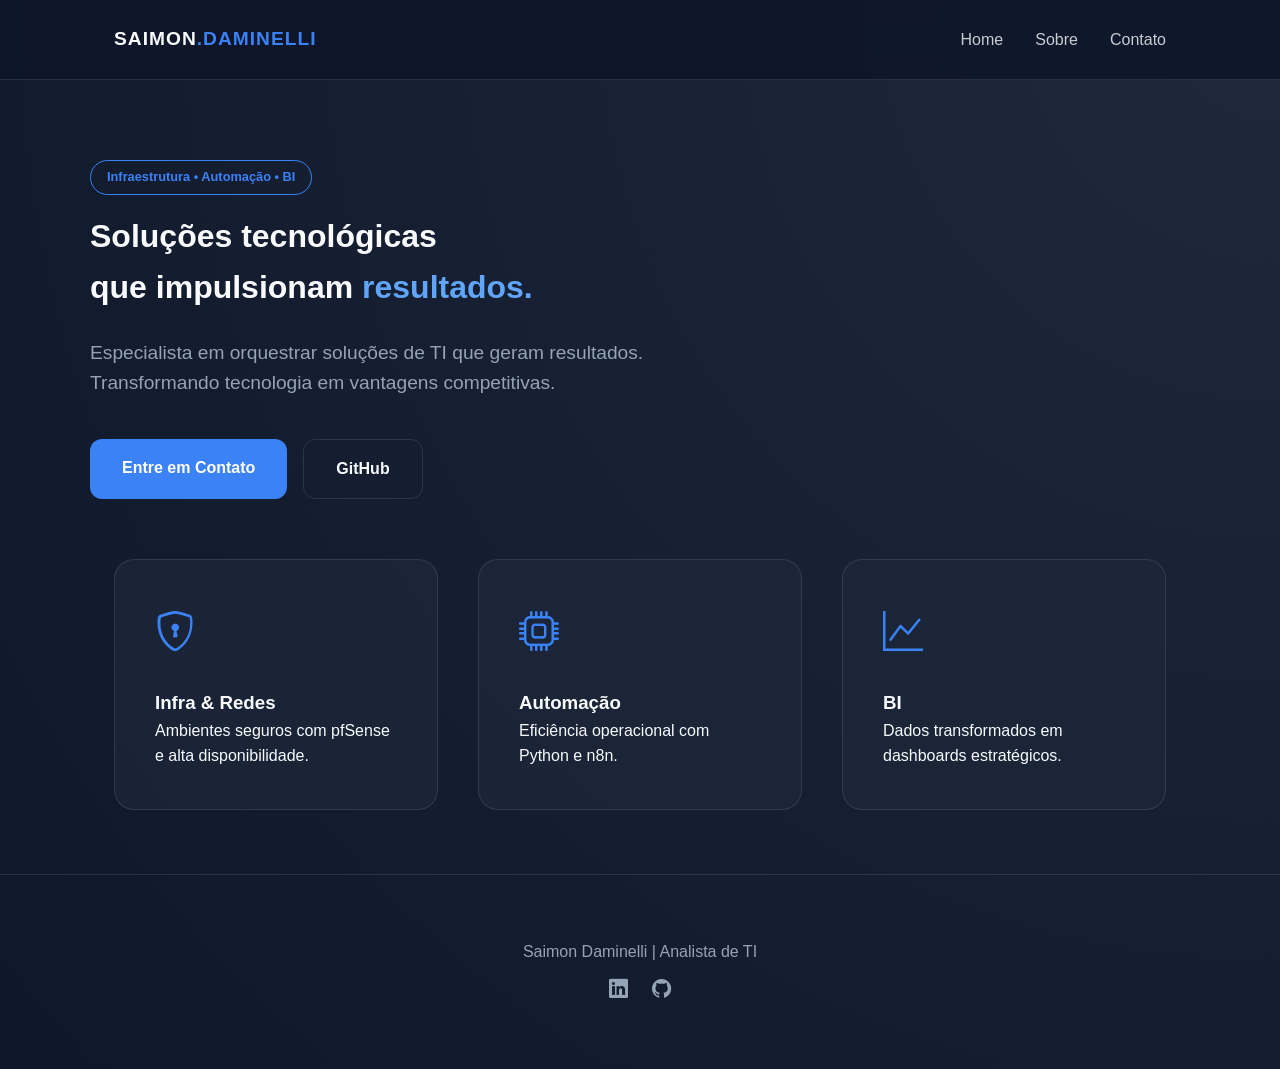
<file: index.html>
<!DOCTYPE html>
<html lang="pt-BR">
<head>
    <meta charset="UTF-8">
    <meta name="viewport" content="width=device-width, initial-scale=1.0">
    <title>Saimon Daminelli | Analista de TI</title>
    <link rel="stylesheet" href="https://cdn.jsdelivr.net/npm/bootstrap-icons@1.10.5/font/bootstrap-icons.css">
    <link rel="stylesheet" href="style.css">
</head>
<body>
    <nav>
    <div class="container nav-content">
        <a href="index.html" class="logo" style="text-decoration: none; color: inherit;">SAIMON<span>.DAMINELLI</span></a>
        <div class="menu-toggle" id="mobile-menu"><i class="bi bi-list"></i></div>
        <ul class="nav-links">
            <li><a href="index.html">Home</a></li>
            <li><a href="about.html">Sobre</a></li>
            <li><a href="contact.html">Contato</a></li>
        </ul>
    </div>
</nav>
    <header class="hero container">
        <span class="skill-tag-hero">Infraestrutura • Automação • BI</span>
        <h1>Soluções tecnológicas <br>que impulsionam <span class="highlight">resultados.</span></h1>
        <p class="hero-subtitle">Especialista em orquestrar soluções de TI que geram resultados. Transformando tecnologia em vantagens competitivas.</p>
        <div class="hero-btns">
            <a href="contact.html" class="btn">Entre em Contato</a>
            <a href="https://github.com/SaimonFDaminelli" target="_blank" class="btn btn-outline">GitHub</a>
        </div>
    </header>

    <main class="container">
        <div class="grid">
            <div class="glass-card">
                <i class="bi bi-shield-lock icon-box"></i>
                <h3>Infra & Redes</h3>
                <p>Ambientes seguros com pfSense e alta disponibilidade.</p>
            </div>
            <div class="glass-card">
                <i class="bi bi-cpu icon-box"></i>
                <h3>Automação</h3>
                <p>Eficiência operacional com Python e n8n.</p>
            </div>
            <div class="glass-card">
                <i class="bi bi-graph-up icon-box"></i>
                <h3>BI</h3>
                <p>Dados transformados em dashboards estratégicos.</p>
            </div>
        </div>
    </main>

<footer>
    <div class="container">
        <p>Saimon Daminelli | Analista de TI</p>
        <div style="margin-top: 10px;">
            <a href="https://www.linkedin.com/in/saimondaminelli/" target="_blank" style="color: inherit; margin: 0 10px; font-size: 1.2rem;"><i class="bi bi-linkedin"></i></a>
            <a href="https://github.com/SaimonFDaminelli" target="_blank" style="color: inherit; margin: 0 10px; font-size: 1.2rem;"><i class="bi bi-github"></i></a>
        </div>
    </div>
</footer>

    <script src="script.js"></script>
</body>
</html>
</file>
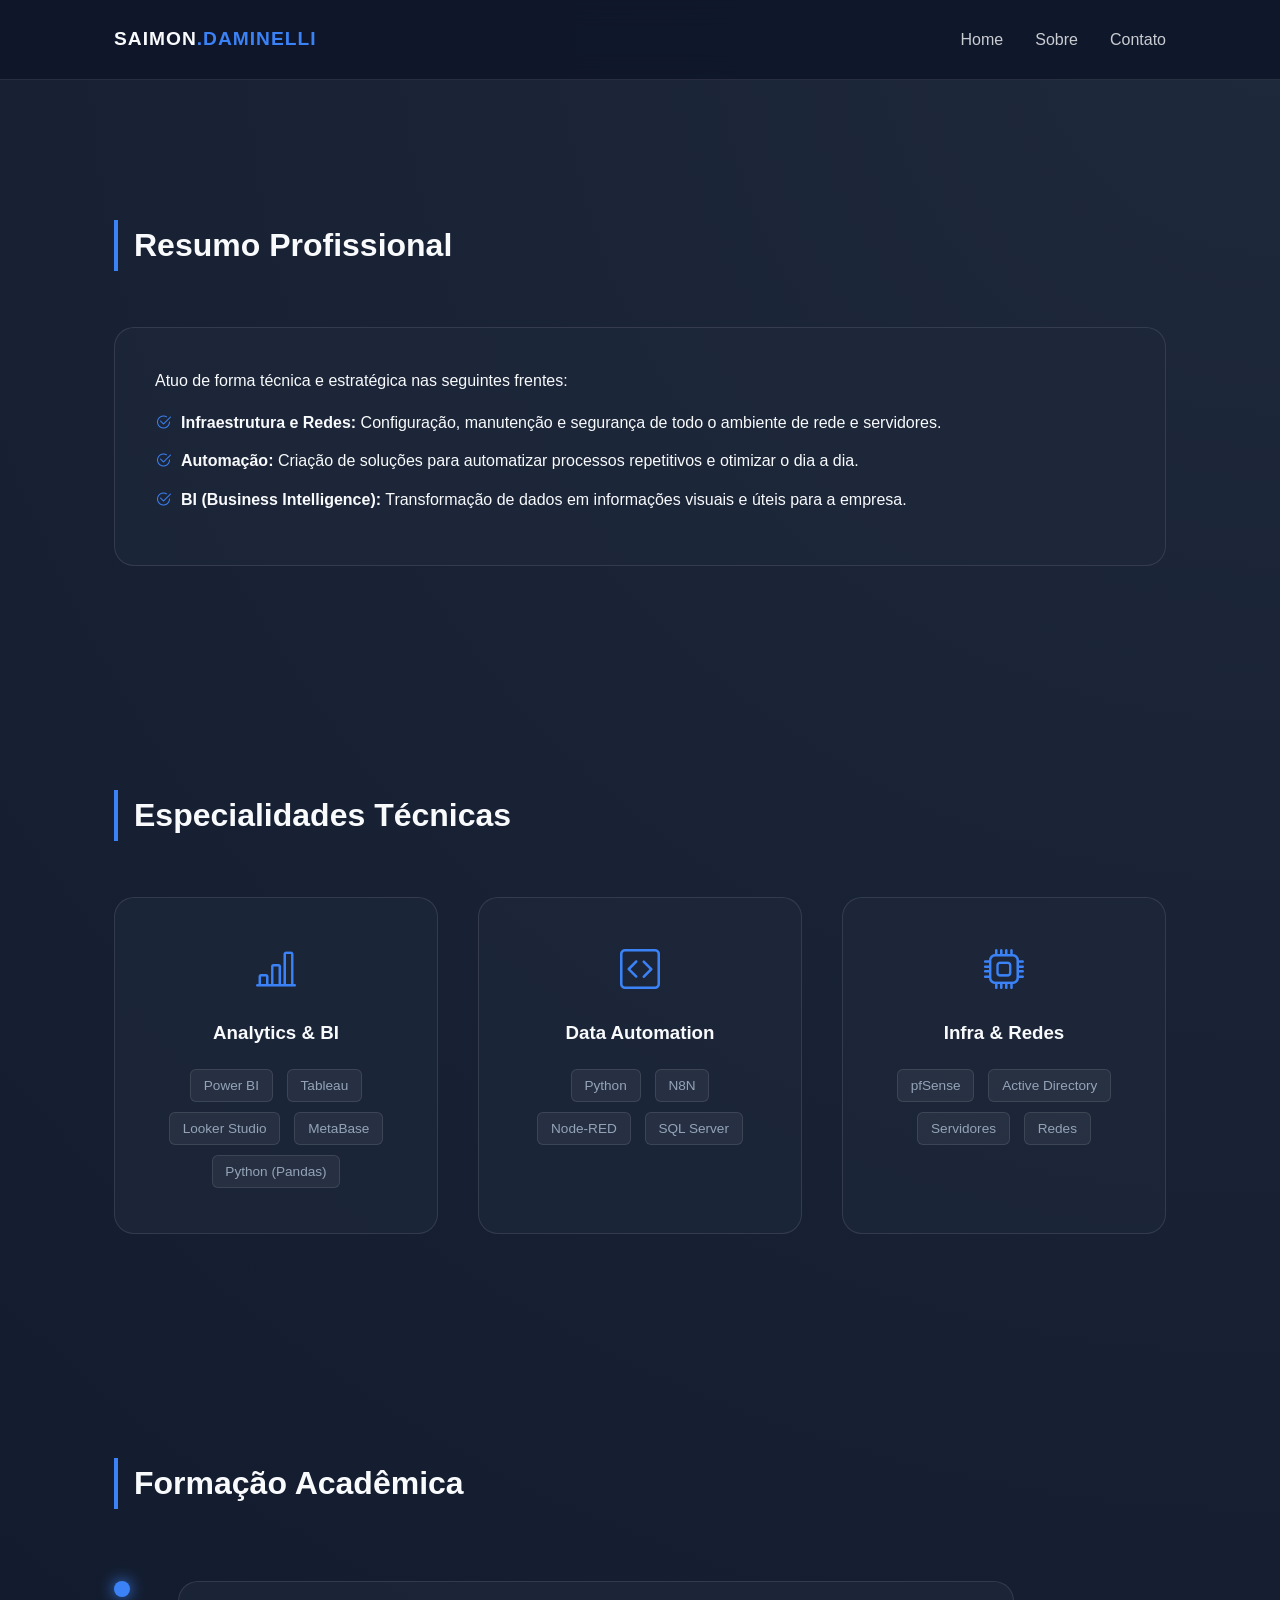
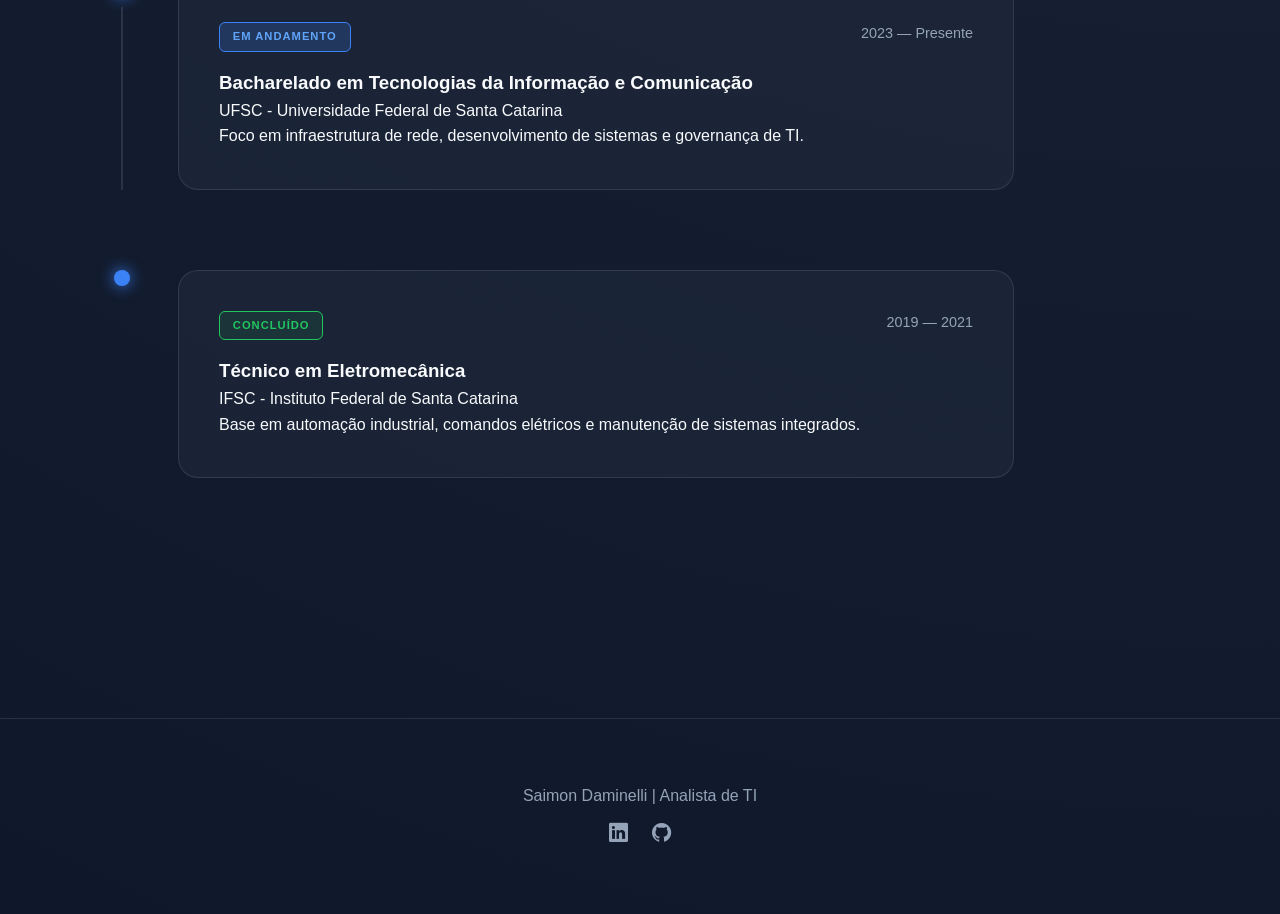
<file: about.html>
<!DOCTYPE html>
<html lang="pt-BR">
<head>
    <meta charset="UTF-8">
    <meta name="viewport" content="width=device-width, initial-scale=1.0">
    <title>Sobre | Saimon Daminelli</title>
    <link rel="stylesheet" href="https://cdn.jsdelivr.net/npm/bootstrap-icons@1.10.5/font/bootstrap-icons.css">
    <link rel="stylesheet" href="style.css">
</head>
<body>
<nav>
    <div class="container nav-content">
        <a href="index.html" class="logo" style="text-decoration: none; color: inherit;">SAIMON<span>.DAMINELLI</span></a>
        <div class="menu-toggle" id="mobile-menu"><i class="bi bi-list"></i></div>
        <ul class="nav-links">
            <li><a href="index.html">Home</a></li>
            <li><a href="about.html">Sobre</a></li>
            <li><a href="contact.html">Contato</a></li>
        </ul>
    </div>
</nav>

    <main class="container" style="padding-top: 140px;">
        
        <section id="resumo-profissional" style="margin-bottom: 4rem;">
            <h2 class="section-title">Resumo Profissional</h2>
            <div class="glass-card">
                <p style="margin-bottom: 1rem;">Atuo de forma técnica e estratégica nas seguintes frentes:</p>
                <ul style="list-style: none; padding-left: 0;">
                    <li style="margin-bottom: 0.8rem;"><i class="bi bi-check2-circle" style="color: var(--primary); margin-right: 10px;"></i><strong>Infraestrutura e Redes:</strong> Configuração, manutenção e segurança de todo o ambiente de rede e servidores.</li>
                    <li style="margin-bottom: 0.8rem;"><i class="bi bi-check2-circle" style="color: var(--primary); margin-right: 10px;"></i><strong>Automação:</strong> Criação de soluções para automatizar processos repetitivos e otimizar o dia a dia.</li>
                    <li style="margin-bottom: 0.8rem;"><i class="bi bi-check2-circle" style="color: var(--primary); margin-right: 10px;"></i><strong>BI (Business Intelligence):</strong> Transformação de dados em informações visuais e úteis para a empresa.</li>
                </ul>
            </div>
        </section>

        <section id="habilidades" style="margin-bottom: 4rem;">
            <h2 class="section-title">Especialidades Técnicas</h2>
            <div class="grid">
                <div class="glass-card" style="text-align: center;">
                    <i class="bi bi-bar-chart-line" style="font-size: 2.5rem; color: var(--primary);"></i>
                    <h3 style="margin: 1rem 0;">Analytics & BI</h3>
                    <div class="skill-tag">Power BI</div>
                    <div class="skill-tag">Tableau</div>
                    <div class="skill-tag">Looker Studio</div>
                    <div class="skill-tag">MetaBase</div>
                    <div class="skill-tag">Python (Pandas)</div>
                </div>

                <div class="glass-card" style="text-align: center;">
                    <i class="bi bi-code-square" style="font-size: 2.5rem; color: var(--primary);"></i>
                    <h3 style="margin: 1rem 0;">Data Automation</h3>
                    <div class="skill-tag">Python</div>
                    <div class="skill-tag">N8N</div>
                    <div class="skill-tag">Node-RED</div>
                    <div class="skill-tag">SQL Server</div>
                </div>

                <div class="glass-card" style="text-align: center;">
                    <i class="bi bi-cpu" style="font-size: 2.5rem; color: var(--primary);"></i>
                    <h3 style="margin: 1rem 0;">Infra & Redes</h3>
                    <div class="skill-tag">pfSense</div>
                    <div class="skill-tag">Active Directory</div>
                    <div class="skill-tag">Servidores</div>
                    <div class="skill-tag">Redes</div>
                </div>
            </div>
        </section>

        <section id="educacao">
    <h2 class="section-title">Formação Acadêmica</h2>
    
    <div class="timeline-container">
        <div class="education-block">
            <div class="timeline-marker">
                <div class="dot"></div>
                <div class="line"></div>
            </div>
            <div class="glass-card education-content">
                <div class="edu-header">
                    <span class="status-badge active">Em andamento</span>
                    <span class="edu-date">2023 — Presente</span>
                </div>
                <h3>Bacharelado em Tecnologias da Informação e Comunicação</h3>
                <p class="institution">UFSC - Universidade Federal de Santa Catarina</p>
                <p class="edu-description">Foco em infraestrutura de rede, desenvolvimento de sistemas e governança de TI.</p>
            </div>
        </div>

        <div class="education-block">
            <div class="timeline-marker">
                <div class="dot"></div>
            </div>
            <div class="glass-card education-content">
                <div class="edu-header">
                    <span class="status-badge completed">Concluído</span>
                    <span class="edu-date">2019 — 2021</span>
                </div>
                <h3>Técnico em Eletromecânica</h3>
                <p class="institution">IFSC - Instituto Federal de Santa Catarina</p>
                <p class="edu-description">Base em automação industrial, comandos elétricos e manutenção de sistemas integrados.</p>
            </div>
        </div>
    </div>
</section>
    </main>

<footer>
    <div class="container">
        <p>Saimon Daminelli | Analista de TI</p>
        <div style="margin-top: 10px;">
            <a href="https://www.linkedin.com/in/saimondaminelli/" target="_blank" style="color: inherit; margin: 0 10px; font-size: 1.2rem;"><i class="bi bi-linkedin"></i></a>
            <a href="https://github.com/SaimonFDaminelli" target="_blank" style="color: inherit; margin: 0 10px; font-size: 1.2rem;"><i class="bi bi-github"></i></a>
        </div>
    </div>
</footer>

    <script src="script.js"></script>
</body>
</html>
</file>
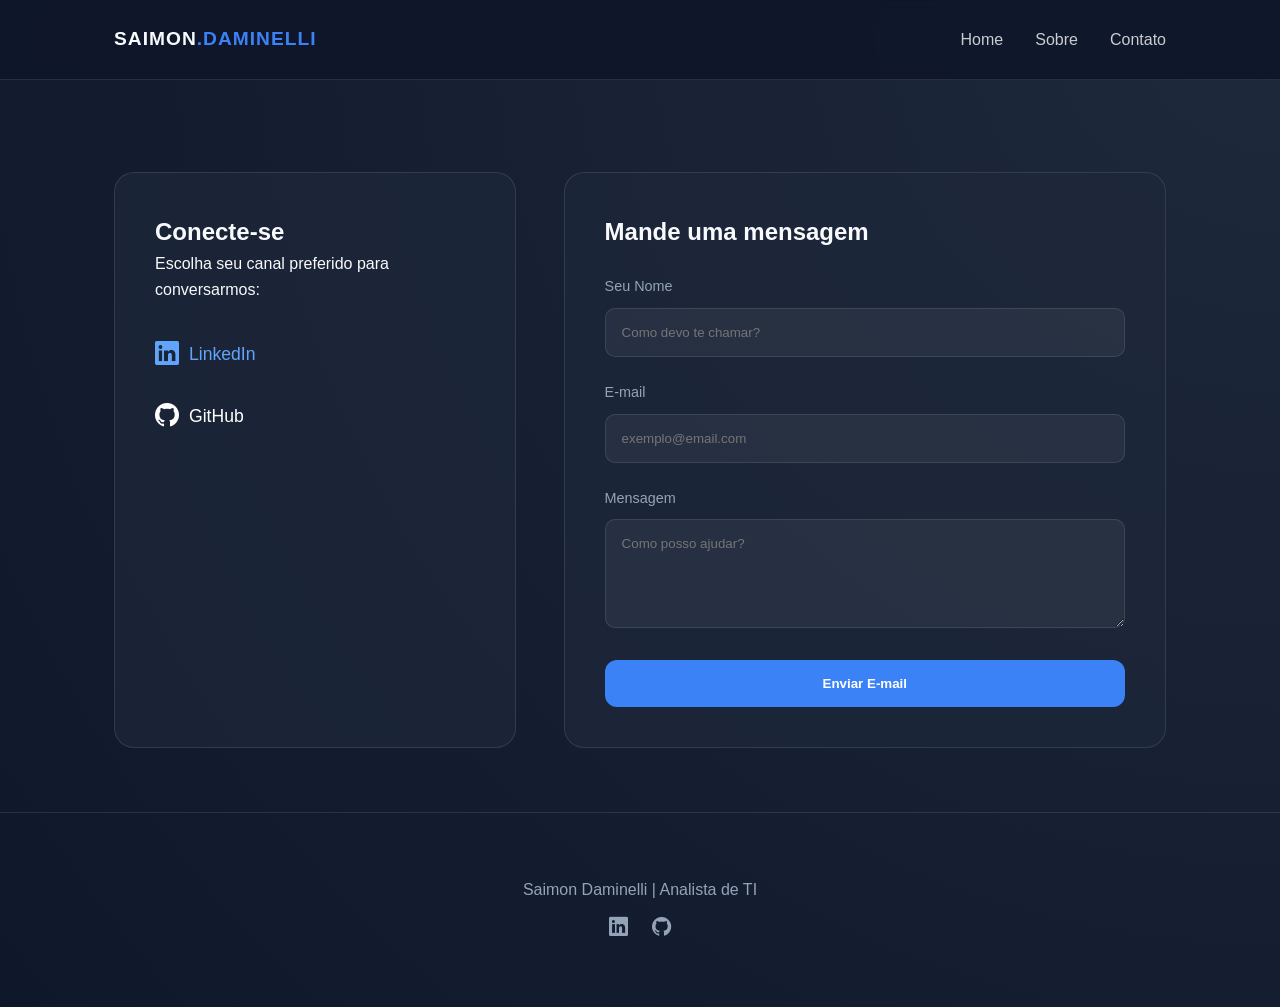
<file: contact.html>
<!DOCTYPE html>
<html lang="pt-BR">
<head>
    <meta charset="UTF-8">
    <meta name="viewport" content="width=device-width, initial-scale=1.0">
    <title>Contato | Saimon Daminelli</title>
    <link rel="stylesheet" href="https://cdn.jsdelivr.net/npm/bootstrap-icons@1.10.5/font/bootstrap-icons.css">
    <link rel="stylesheet" href="style.css">
</head>
<body>
   <nav>
    <div class="container nav-content">
        <a href="index.html" class="logo" style="text-decoration: none; color: inherit;">SAIMON<span>.DAMINELLI</span></a>
        <div class="menu-toggle" id="mobile-menu"><i class="bi bi-list"></i></div>
        <ul class="nav-links">
            <li><a href="index.html">Home</a></li>
            <li><a href="about.html">Sobre</a></li>
            <li><a href="contact.html">Contato</a></li>
        </ul>
    </div>
</nav>

    <main class="container" style="padding-top: 140px;">
        <div class="contact-wrapper">
            <div class="glass-card">
                <h2>Conecte-se</h2>
                <p class="text-dim">Escolha seu canal preferido para conversarmos:</p>
                
                <div style="margin-top:2rem; font-size:1.1rem;">
                    <a href="https://www.linkedin.com/in/saimondaminelli/" target="_blank" style="color:var(--highlight); text-decoration:none; display: flex; align-items: center; gap: 10px; margin-bottom: 1.5rem;">
                        <i class="bi bi-linkedin" style="font-size: 1.5rem;"></i> LinkedIn
                    </a>
                    <a href="https://github.com/SaimonFDaminelli" target="_blank" style="color:white; text-decoration:none; display: flex; align-items: center; gap: 10px;">
                        <i class="bi bi-github" style="font-size: 1.5rem;"></i> GitHub
                    </a>
                </div>
            </div>

            <div class="glass-card">
                <h2>Mande uma mensagem</h2>
                <form action="https://api.web3forms.com/submit" method="POST" style="margin-top: 1.5rem;">
                    <input type="hidden" name="access_key" value="97230f37-e1bf-4484-80a1-4d81fe140836">

                    <div class="form-group">
                        <label>Seu Nome</label>
                        <input type="text" name="name" required placeholder="Como devo te chamar?">
                    </div>
                    
                    <div class="form-group">
                        <label>E-mail</label>
                        <input type="email" name="email" required placeholder="exemplo@email.com">
                    </div>
                    
                    <div class="form-group">
                        <label>Mensagem</label>
                        <textarea name="message" rows="5" required placeholder="Como posso ajudar?"></textarea>
                    </div>

                    <button type="submit" class="btn" style="width:100%">Enviar E-mail</button>
                </form>
            </div>
        </div>
    </main>

<footer>
    <div class="container">
        <p>Saimon Daminelli | Analista de TI</p>
        <div style="margin-top: 10px;">
            <a href="https://www.linkedin.com/in/saimondaminelli/" target="_blank" style="color: inherit; margin: 0 10px; font-size: 1.2rem;"><i class="bi bi-linkedin"></i></a>
            <a href="https://github.com/SaimonFDaminelli" target="_blank" style="color: inherit; margin: 0 10px; font-size: 1.2rem;"><i class="bi bi-github"></i></a>
        </div>
    </div>
</footer>

    <script src="script.js"></script>
</body>
</html>
</file>
<file: style.css>
:root {
    --primary: #3b82f6;
    --primary-hover: #2563eb;
    --bg-dark: #0f172a;
    --card-bg: rgba(30, 41, 59, 0.7);
    --text-main: #f8fafc;
    --text-dim: #94a3b8;
    --glass-border: rgba(255, 255, 255, 0.1);
    --highlight: #60a5fa;
    --success: #22c55e;
}

/* --- RESET & BASE --- */
* { margin: 0; padding: 0; box-sizing: border-box; }
html { scroll-behavior: smooth; }

body {
    font-family: 'Inter', sans-serif;
    background: radial-gradient(circle at top right, #1e293b, #0f172a);
    color: var(--text-main);
    line-height: 1.6;
    min-height: 100vh;
}

.container { max-width: 1100px; margin: 0 auto; padding: 0 1.5rem; }

/* --- NAVEGAÇÃO --- */
nav {
    position: fixed;
    top: 0; width: 100%;
    height: 80px;
    background: rgba(15, 23, 42, 0.95);
    backdrop-filter: blur(12px);
    z-index: 1000;
    border-bottom: 1px solid var(--glass-border);
    display: flex;
    align-items: center;
}

.nav-content { 
    display: flex; 
    justify-content: space-between; 
    align-items: center; 
    width: 100%;
}

.logo { font-size: 1.2rem; font-weight: 800; text-transform: uppercase; letter-spacing: 1px; }
.logo span { color: var(--primary); }

.nav-links { display: flex; list-style: none; gap: 2rem; align-items: center; }
.nav-links a { color: var(--text-main); text-decoration: none; font-weight: 500; transition: 0.3s; opacity: 0.8; }
.nav-links a:hover, .nav-links a.active { opacity: 1; color: var(--primary); }

.menu-toggle { display: none; font-size: 1.8rem; cursor: pointer; color: var(--text-main); }

/* --- ESTRUTURA DE SEÇÕES --- */
section { padding: 80px 0; margin-bottom: 2rem; }
.section-title { 
    font-size: 2rem; 
    margin-bottom: 3.5rem; 
    font-weight: 800; 
    border-left: 4px solid var(--primary); 
    padding-left: 1rem;
}

/* --- HERO --- */
.hero { padding: 160px 0 60px; }
.skill-tag-hero { color: var(--primary); border: 1px solid var(--primary); padding: 0.4rem 1rem; border-radius: 50px; font-size: 0.8rem; font-weight: 600; display: inline-block; margin-bottom: 1rem; }
.highlight { color: var(--highlight); }
.hero-subtitle { font-size: 1.2rem; color: var(--text-dim); max-width: 650px; margin: 1.5rem 0 2.5rem; }
.hero-btns { display: flex; gap: 1rem; }

/* --- CARDS & GRID --- */
.grid { display: grid; grid-template-columns: repeat(auto-fit, minmax(300px, 1fr)); gap: 2.5rem; }

.glass-card { 
    background: var(--card-bg); 
    border: 1px solid var(--glass-border); 
    padding: 2.5rem; 
    border-radius: 20px; 
    transition: 0.3s ease; 
    height: 100%;
}
.glass-card:hover { border-color: var(--primary); transform: translateY(-5px); box-shadow: 0 10px 30px rgba(0,0,0,0.2); }

.icon-box { font-size: 2.5rem; color: var(--primary); margin-bottom: 1.5rem; display: block; }

.skill-tag {
    display: inline-block;
    background: rgba(255, 255, 255, 0.05);
    border: 1px solid var(--glass-border);
    padding: 0.3rem 0.8rem;
    border-radius: 6px;
    font-size: 0.85rem;
    margin: 0.3rem;
    color: var(--text-dim);
}

/* --- FORMAÇÃO (TIMELINE REFATORADA) --- */
.timeline-container { position: relative; max-width: 900px; padding: 1rem 0; }

.education-block { 
    display: flex; 
    gap: 3rem; 
    margin-bottom: 5rem; /* ESPAÇO ENTRE OS BLOCOS DE FORMAÇÃO */
    position: relative; 
}

.timeline-marker { display: flex; flex-direction: column; align-items: center; }
.timeline-marker .dot { 
    width: 16px; height: 16px; background: var(--primary); 
    border-radius: 50%; box-shadow: 0 0 15px var(--primary); z-index: 2; 
}
.timeline-marker .line { 
    width: 2px; background: var(--glass-border); flex-grow: 1; margin-top: 10px; 
}

.education-block:last-child .line { display: none; }

.education-content { flex-grow: 1; }
.edu-header { display: flex; justify-content: space-between; align-items: flex-start; margin-bottom: 1rem; }
.edu-date { color: var(--text-dim); font-size: 0.9rem; font-weight: 500; }

.status-badge { 
    font-size: 0.7rem; font-weight: 700; padding: 0.3rem 0.8rem; 
    border-radius: 6px; text-transform: uppercase; letter-spacing: 1px;
}
.status-badge.active { background: rgba(59, 130, 246, 0.2); color: var(--highlight); border: 1px solid var(--primary); }
.status-badge.completed { background: rgba(34, 197, 94, 0.1); color: var(--success); border: 1px solid var(--success); }

/* --- CONTATO --- */
.contact-wrapper { display: grid; grid-template-columns: 1fr 1.5fr; gap: 3rem; margin-top: 2rem; }
.form-group { margin-bottom: 1.5rem; }
.form-group label { display: block; margin-bottom: 0.6rem; color: var(--text-dim); font-size: 0.9rem; }

input, textarea { 
    width: 100%; background: rgba(255,255,255,0.05); border: 1px solid var(--glass-border); 
    padding: 1rem; border-radius: 10px; color: white; transition: 0.3s; font-family: inherit;
}
input:focus, textarea:focus { outline: none; border-color: var(--primary); background: rgba(255,255,255,0.08); }

/* --- BOTÕES --- */
.btn { 
    background: var(--primary); color: white; padding: 1rem 2rem; 
    border-radius: 12px; text-decoration: none; font-weight: 600; 
    border: none; cursor: pointer; display: inline-block; transition: 0.3s;
}
.btn:hover { background: var(--primary-hover); transform: translateY(-2px); }

.btn-outline {
    background: transparent !important;
    border: 1px solid var(--glass-border) !important;
    color: var(--text-main) !important;
}
.btn-outline:hover { border-color: var(--primary) !important; background: rgba(59, 130, 246, 0.1) !important; }

/* --- FOOTER --- */
footer {
    padding: 4rem 0;
    text-align: center;
    color: var(--text-dim);
    border-top: 1px solid var(--glass-border);
    margin-top: 4rem;
}

/* --- RESPONSIVIDADE --- */
@media (max-width: 768px) {
    .menu-toggle { display: block; }
    
    .nav-links {
        position: fixed; top: 80px; right: -100%; width: 100%;
        height: calc(100vh - 80px); background: var(--bg-dark);
        flex-direction: column; padding: 4rem 2rem; transition: 0.4s ease;
        backdrop-filter: blur(15px);
    }
    .nav-links.active { right: 0; }

    .hero { text-align: center; padding-top: 120px; }
    .hero-subtitle { margin: 1.5rem auto 2.5rem; }
    .hero-btns { justify-content: center; flex-direction: column; }

    .education-block { gap: 1.5rem; margin-bottom: 4rem; }
    .edu-header { flex-direction: column; gap: 0.5rem; }
    
    .contact-wrapper { grid-template-columns: 1fr; gap: 2rem; }
}
</file>
